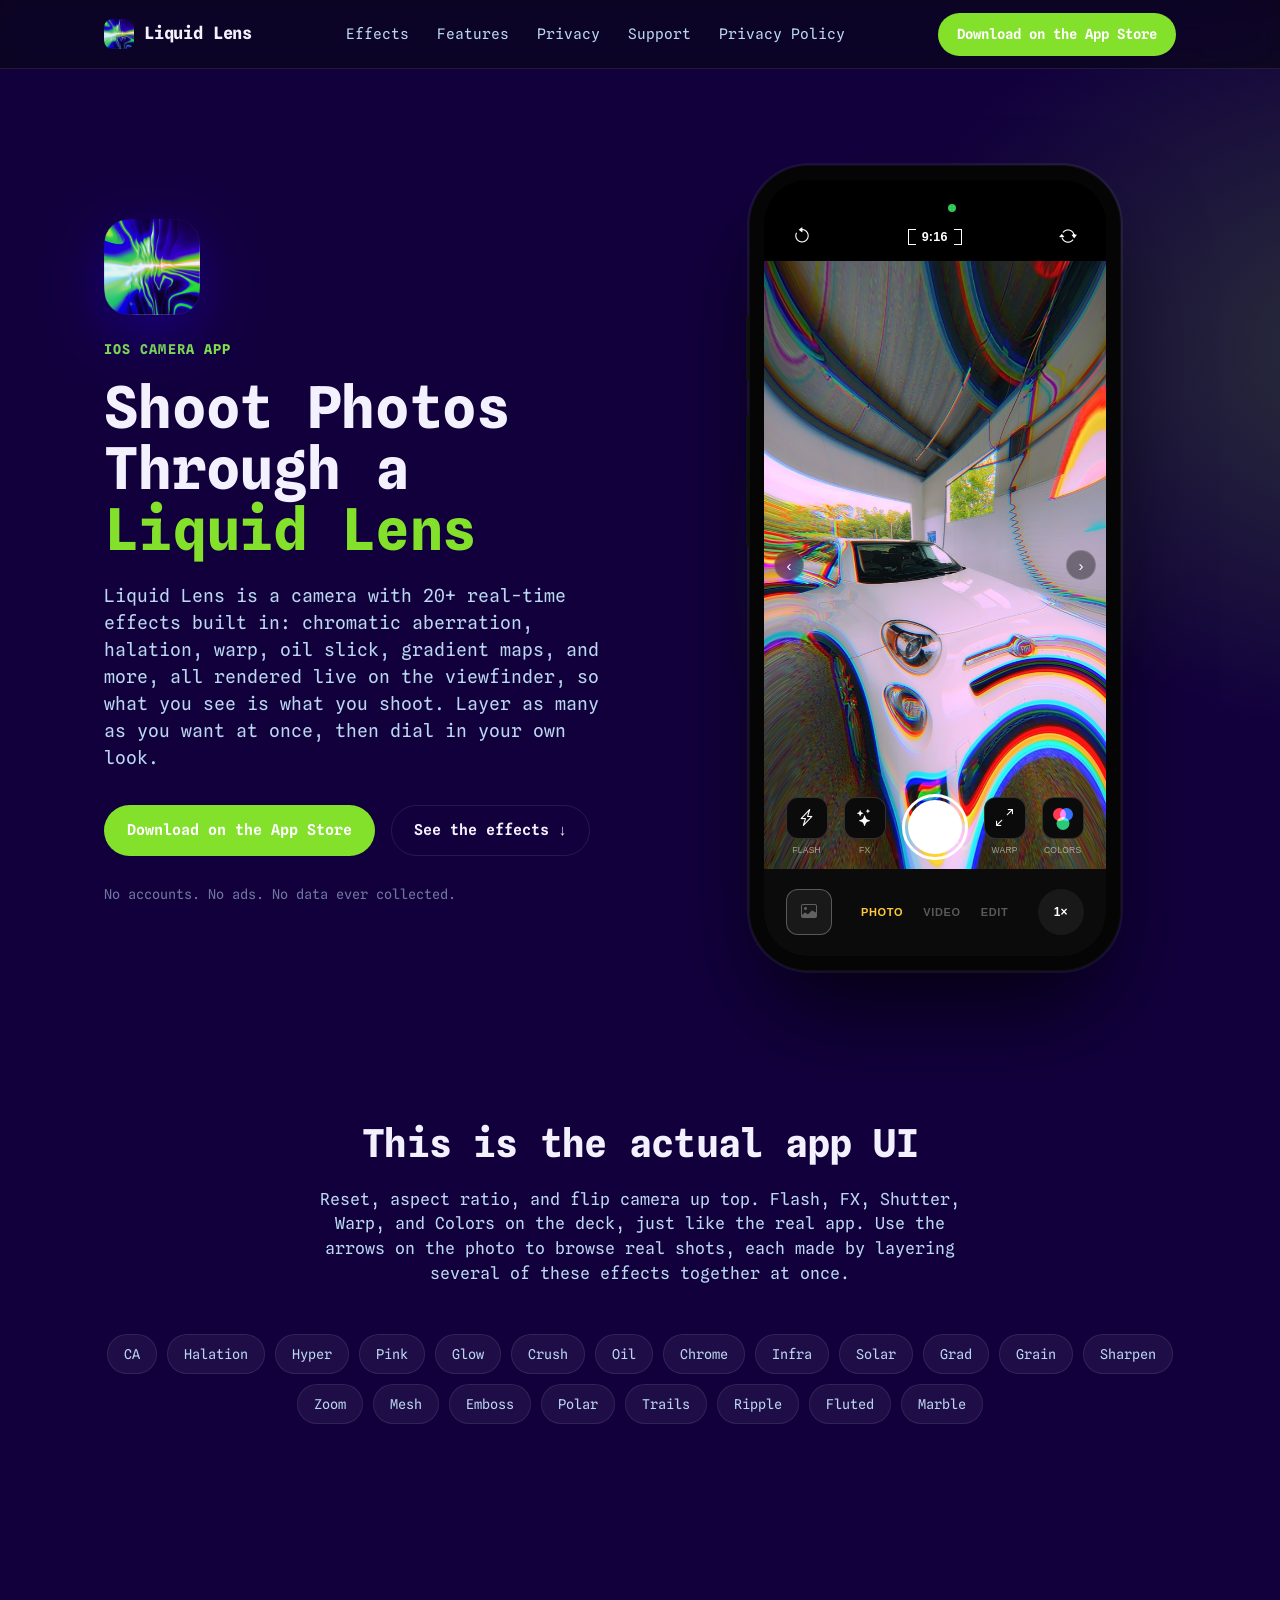
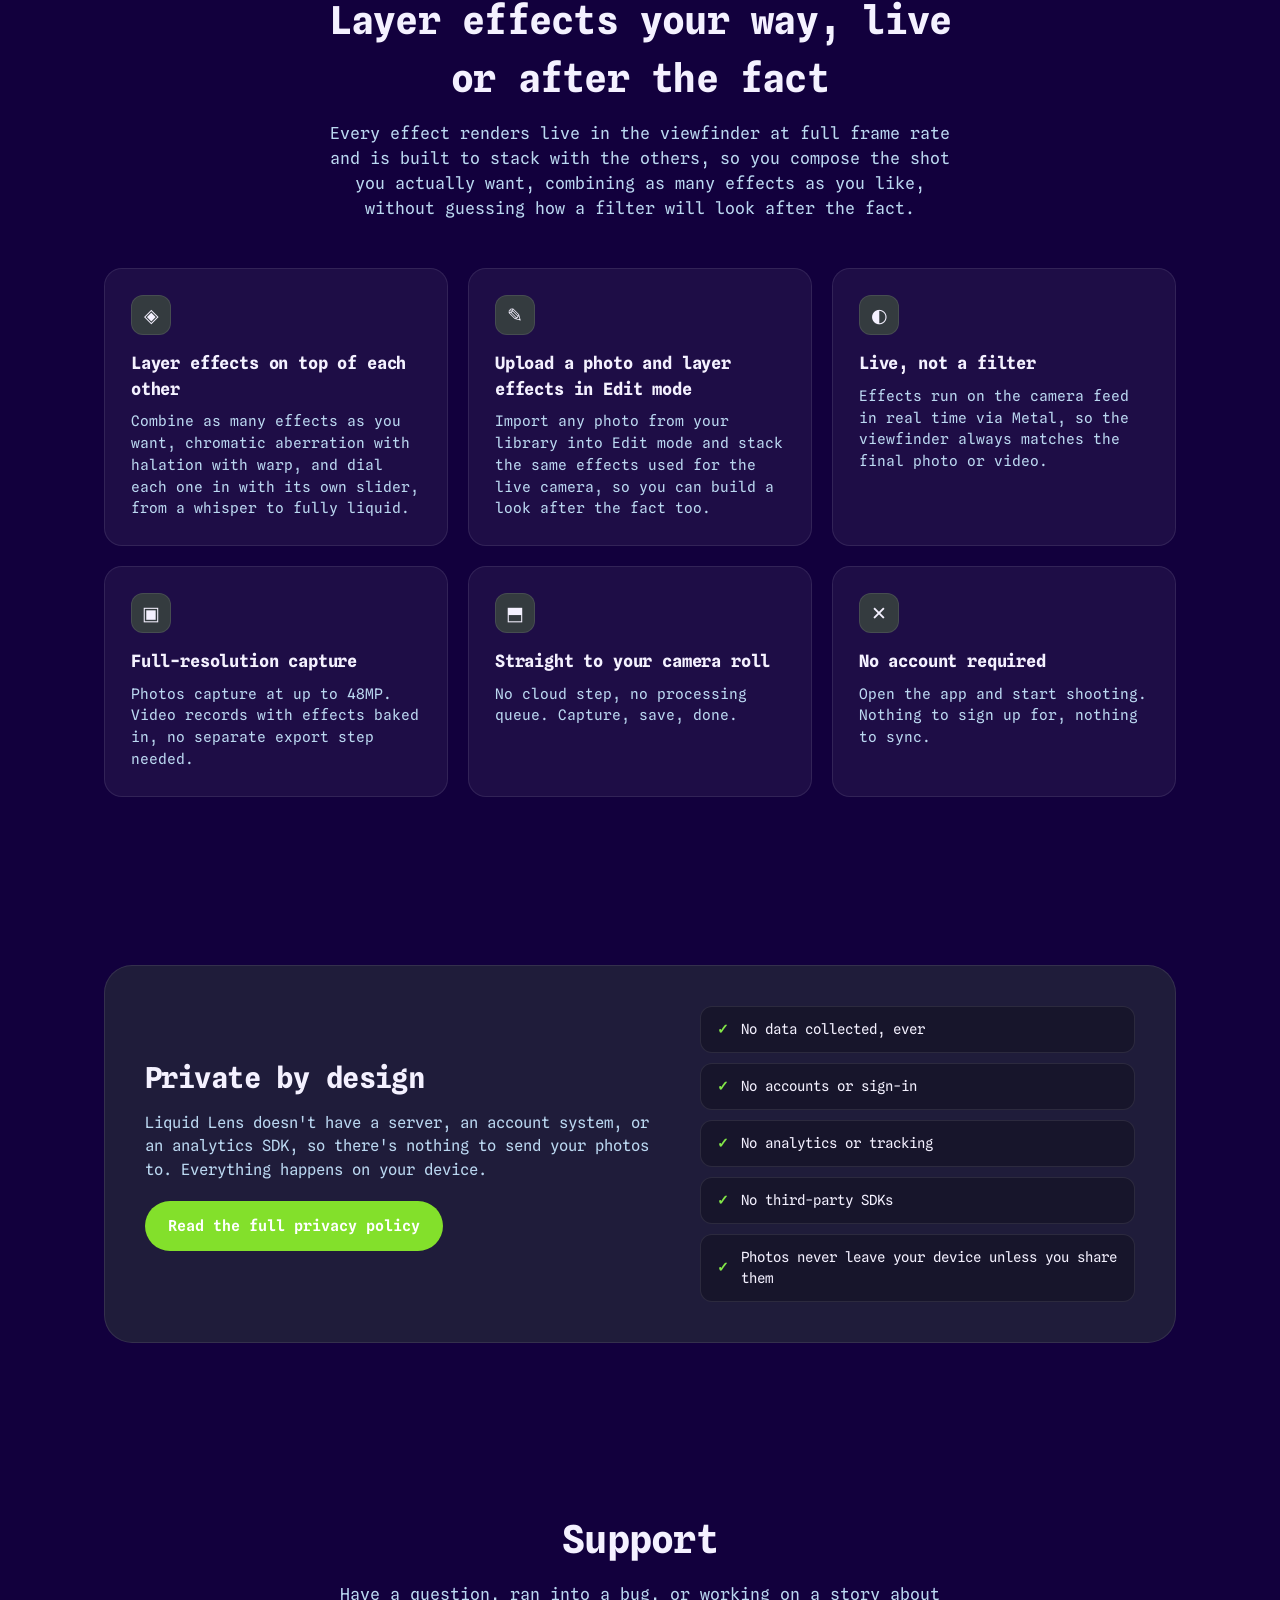
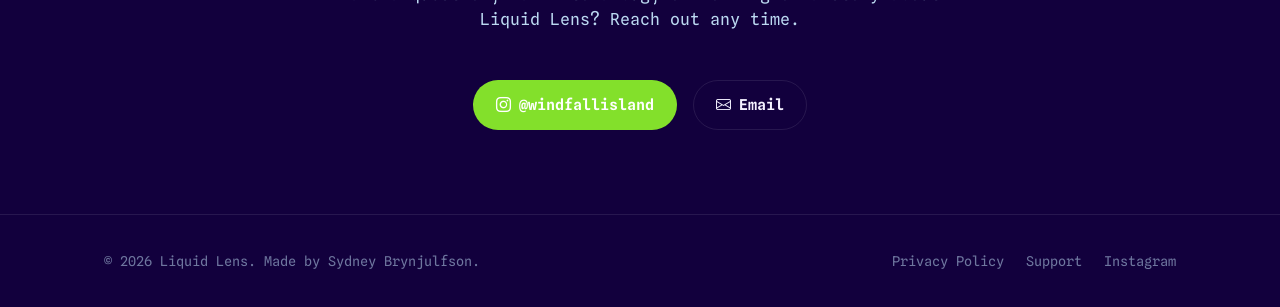
<file: index.html>
<!doctype html>
<html lang="en">
<head>
<!-- Google Tag Manager -->
<script>(function(w,d,s,l,i){w[l]=w[l]||[];w[l].push({'gtm.start':
new Date().getTime(),event:'gtm.js'});var f=d.getElementsByTagName(s)[0],
j=d.createElement(s),dl=l!='dataLayer'?'&l='+l:'';j.async=true;j.src=
'https://www.googletagmanager.com/gtm.js?id='+i+dl;f.parentNode.insertBefore(j,f);
})(window,document,'script','dataLayer','GTM-N8SQ8F23');</script>
<!-- End Google Tag Manager -->
<meta charset="utf-8" />
<meta name="viewport" content="width=device-width, initial-scale=1" />
<title>Liquid Lens: iOS Camera App</title>
<meta name="description" content="Liquid Lens is an iPhone camera app with 20+ real-time lens effects, chromatic aberration, halation, warp, oil slick, gradient maps, and more, that layer on top of each other live on the viewfinder. Upload a photo and stack the same effects in Edit mode." />
<link rel="icon" href="assets/icon.png" />
<link rel="apple-touch-icon" href="assets/icon.png" />
<link rel="preconnect" href="https://fonts.googleapis.com" />
<link rel="preconnect" href="https://fonts.gstatic.com" crossorigin />
<link href="https://fonts.googleapis.com/css2?family=Spline+Sans+Mono:wght@400;500;600;700&display=swap" rel="stylesheet" />
<link rel="stylesheet" href="https://cdn.jsdelivr.net/npm/bootstrap-icons@1.11.3/font/bootstrap-icons.min.css" />
<link rel="stylesheet" href="styles.css?v=9" />
</head>
<body>
<!-- Google Tag Manager (noscript) -->
<noscript><iframe src="https://www.googletagmanager.com/ns.html?id=GTM-N8SQ8F23"
height="0" width="0" style="display:none;visibility:hidden"></iframe></noscript>
<!-- End Google Tag Manager (noscript) -->

<nav class="nav">
  <div class="wrap">
    <a class="brand" href="#top">
      <img src="assets/icon.png" alt="Liquid Lens icon" />
      Liquid Lens
    </a>
    <div class="nav-links">
      <a href="#effects">Effects</a>
      <a href="#features">Features</a>
      <a href="#privacy">Privacy</a>
      <a href="#support">Support</a>
      <a href="privacy.html">Privacy Policy</a>
    </div>
    <a id="appstore-nav" class="btn btn-primary btn-small" href="https://apps.apple.com/us/app/liquid-lens/id6787791838">Download on the App Store</a>
  </div>
</nav>

<header class="hero" id="top">
  <div class="wrap hero-grid">
    <div>
      <img class="hero-icon" src="assets/icon.png" alt="Liquid Lens app icon" />
      <p class="eyebrow">iOS Camera App</p>
      <h1>Shoot Photos Through a <span class="grad">Liquid Lens</span></h1>
      <p class="lede">
        Liquid Lens is a camera with 20+ real-time effects built in:
        chromatic aberration, halation, warp, oil slick, gradient maps,
        and more, all rendered live on the viewfinder, so what you see
        is what you shoot. Layer as many as you want at once, then dial
        in your own look.
      </p>
      <div class="cta-row">
        <a id="appstore-hero" class="btn btn-primary" href="https://apps.apple.com/us/app/liquid-lens/id6787791838">Download on the App Store</a>
        <a class="btn btn-ghost" href="#effects">See the effects ↓</a>
      </div>
      <p class="hero-note">No accounts. No ads. No data ever collected.</p>
    </div>

    <div class="phone-stage">
      <div class="phone-glow"></div>
      <div class="phone">
        <div class="phone-screen">
          <div class="island"></div>
          <span class="status-dot" aria-hidden="true"></span>

          <div class="preview-frame">
            <div class="photo-layer" id="photoLayer">
              <img src="assets/photos/showcase-1.jpg" class="active" alt="Photo shot with Liquid Lens: chromatic aberration and warp on a car wash bay" />
              <img src="assets/photos/showcase-2.jpg" alt="Photo shot with Liquid Lens: roadside ice cream sign with a glitch color effect" />
              <img src="assets/photos/showcase-3.jpg" alt="Photo shot with Liquid Lens: white fence path under a pink sunset sky" />
              <img src="assets/photos/showcase-4.jpg" alt="Photo shot with Liquid Lens: night city street with chromatic aberration" />
              <img src="assets/photos/showcase-5.jpg" alt="Photo shot with Liquid Lens: fisheye warp on a tree against a purple sky" />
              <img src="assets/photos/showcase-6.jpg" alt="Photo shot with Liquid Lens: tree silhouette against an orange sunset" />
              <img src="assets/photos/showcase-7.jpg" alt="Photo shot with Liquid Lens: abstract light burst effect" />
              <img src="assets/photos/showcase-8.jpg" alt="Photo shot with Liquid Lens: neon-lit window blinds" />
              <img src="assets/photos/showcase-9.jpg" alt="Photo shot with Liquid Lens: liquid marble color abstraction" />
            </div>

            <button class="photo-arrow prev" id="prevPhoto" aria-label="Previous photo">‹</button>
            <button class="photo-arrow next" id="nextPhoto" aria-label="Next photo">›</button>
          </div>

          <!-- top bar: reset, aspect ratio, flip camera (decorative, matches the real app's UI) -->
          <div class="ui-top-bar">
            <span class="ui-icon-btn"><i class="bi bi-arrow-counterclockwise"></i></span>
            <span class="aspect-bracket">
              <span class="bracket left"></span><span>9:16</span><span class="bracket right"></span>
            </span>
            <span class="ui-icon-btn"><i class="bi bi-arrow-repeat"></i></span>
          </div>

          <!-- bottom deck: flash / fx / shutter / warp / colors, then thumbnail / mode / lens (decorative) -->
          <div class="ui-bottom-deck">
            <div class="deck-row deck-row-main">
              <span class="tool-square">
                <span class="tool-icon"><i class="bi bi-lightning-charge"></i></span>
                <span class="tool-label">Flash</span>
              </span>
              <span class="tool-square">
                <span class="tool-icon"><i class="bi bi-stars"></i></span>
                <span class="tool-label">FX</span>
              </span>
              <span class="shutter-ring"><span class="shutter-inner"></span></span>
              <span class="tool-square">
                <span class="tool-icon"><i class="bi bi-arrows-angle-expand"></i></span>
                <span class="tool-label">Warp</span>
              </span>
              <span class="tool-square">
                <span class="tool-icon rgb-mark-wrap">
                  <span class="rgb-mark" aria-hidden="true">
                    <span class="dot r"></span><span class="dot b"></span><span class="dot g"></span>
                  </span>
                </span>
                <span class="tool-label">Colors</span>
              </span>
            </div>
            <div class="deck-row deck-row-lower">
              <span class="thumb-btn"><i class="bi bi-image"></i></span>
              <div class="mode-labels">
                <span class="mode-label active">PHOTO</span>
                <span class="mode-label">VIDEO</span>
                <span class="mode-label">EDIT</span>
              </div>
              <span class="lens-btn">1×</span>
            </div>
          </div>
        </div>
      </div>
    </div>
  </div>
</header>

<section id="effects">
  <div class="wrap">
    <div class="section-head">
      <h2>This is the actual app UI</h2>
      <p>
        Reset, aspect ratio, and flip camera up top. Flash, FX, Shutter,
        Warp, and Colors on the deck, just like the real app. Use the
        arrows on the photo to browse real shots, each made by layering
        several of these effects together at once.
      </p>
    </div>
    <div class="effects-list">
      <span class="pill">CA</span>
      <span class="pill">Halation</span>
      <span class="pill">Hyper</span>
      <span class="pill">Pink</span>
      <span class="pill">Glow</span>
      <span class="pill">Crush</span>
      <span class="pill">Oil</span>
      <span class="pill">Chrome</span>
      <span class="pill">Infra</span>
      <span class="pill">Solar</span>
      <span class="pill">Grad</span>
      <span class="pill">Grain</span>
      <span class="pill">Sharpen</span>
      <span class="pill">Zoom</span>
      <span class="pill">Mesh</span>
      <span class="pill">Emboss</span>
      <span class="pill">Polar</span>
      <span class="pill">Trails</span>
      <span class="pill">Ripple</span>
      <span class="pill">Fluted</span>
      <span class="pill">Marble</span>
    </div>
  </div>
</section>

<section id="features">
  <div class="wrap">
    <div class="section-head">
      <h2>Layer effects your way, live or after the fact</h2>
      <p>Every effect renders live in the viewfinder at full frame rate and is built to stack with the others, so you compose the shot you actually want, combining as many effects as you like, without guessing how a filter will look after the fact.</p>
    </div>
    <div class="grid-features">
      <div class="card">
        <div class="icon">◈</div>
        <h3>Layer effects on top of each other</h3>
        <p>Combine as many effects as you want, chromatic aberration with halation with warp, and dial each one in with its own slider, from a whisper to fully liquid.</p>
      </div>
      <div class="card">
        <div class="icon">✎</div>
        <h3>Upload a photo and layer effects in Edit mode</h3>
        <p>Import any photo from your library into Edit mode and stack the same effects used for the live camera, so you can build a look after the fact too.</p>
      </div>
      <div class="card">
        <div class="icon">◐</div>
        <h3>Live, not a filter</h3>
        <p>Effects run on the camera feed in real time via Metal, so the viewfinder always matches the final photo or video.</p>
      </div>
      <div class="card">
        <div class="icon">▣</div>
        <h3>Full-resolution capture</h3>
        <p>Photos capture at up to 48MP. Video records with effects baked in, no separate export step needed.</p>
      </div>
      <div class="card">
        <div class="icon">⬒</div>
        <h3>Straight to your camera roll</h3>
        <p>No cloud step, no processing queue. Capture, save, done.</p>
      </div>
      <div class="card">
        <div class="icon">✕</div>
        <h3>No account required</h3>
        <p>Open the app and start shooting. Nothing to sign up for, nothing to sync.</p>
      </div>
    </div>
  </div>
</section>

<section id="privacy">
  <div class="wrap">
    <div class="privacy-strip">
      <div>
        <h2>Private by design</h2>
        <p>
          Liquid Lens doesn't have a server, an account system, or an
          analytics SDK, so there's nothing to send your photos to.
          Everything happens on your device.
        </p>
        <a class="btn btn-primary" href="privacy.html">Read the full privacy policy</a>
      </div>
      <div class="privacy-facts">
        <div class="privacy-fact"><span class="check">✓</span> No data collected, ever</div>
        <div class="privacy-fact"><span class="check">✓</span> No accounts or sign-in</div>
        <div class="privacy-fact"><span class="check">✓</span> No analytics or tracking</div>
        <div class="privacy-fact"><span class="check">✓</span> No third-party SDKs</div>
        <div class="privacy-fact"><span class="check">✓</span> Photos never leave your device unless you share them</div>
      </div>
    </div>
  </div>
</section>

<section id="support">
  <div class="wrap">
    <div class="section-head">
      <h2>Support</h2>
      <p>Have a question, ran into a bug, or working on a story about Liquid Lens? Reach out any time.</p>
    </div>
    <div class="support-row">
      <a class="btn btn-primary" href="https://www.instagram.com/windfallisland/" target="_blank" rel="noopener">
        <i class="bi bi-instagram"></i> @windfallisland
      </a>
      <a class="btn btn-ghost" href="mailto:sydneybrynjulfson1@gmail.com">
        <i class="bi bi-envelope"></i> Email
      </a>
    </div>
  </div>
</section>

<footer>
  <div class="wrap footer-row">
    <span>© 2026 Liquid Lens. Made by Sydney Brynjulfson.</span>
    <div class="footer-links">
      <a href="privacy.html">Privacy Policy</a>
      <a href="#support">Support</a>
      <a href="https://www.instagram.com/windfallisland/" target="_blank" rel="noopener">Instagram</a>
    </div>
  </div>
</footer>

<script src="script.js?v=4"></script>
</body>
</html>
</file>
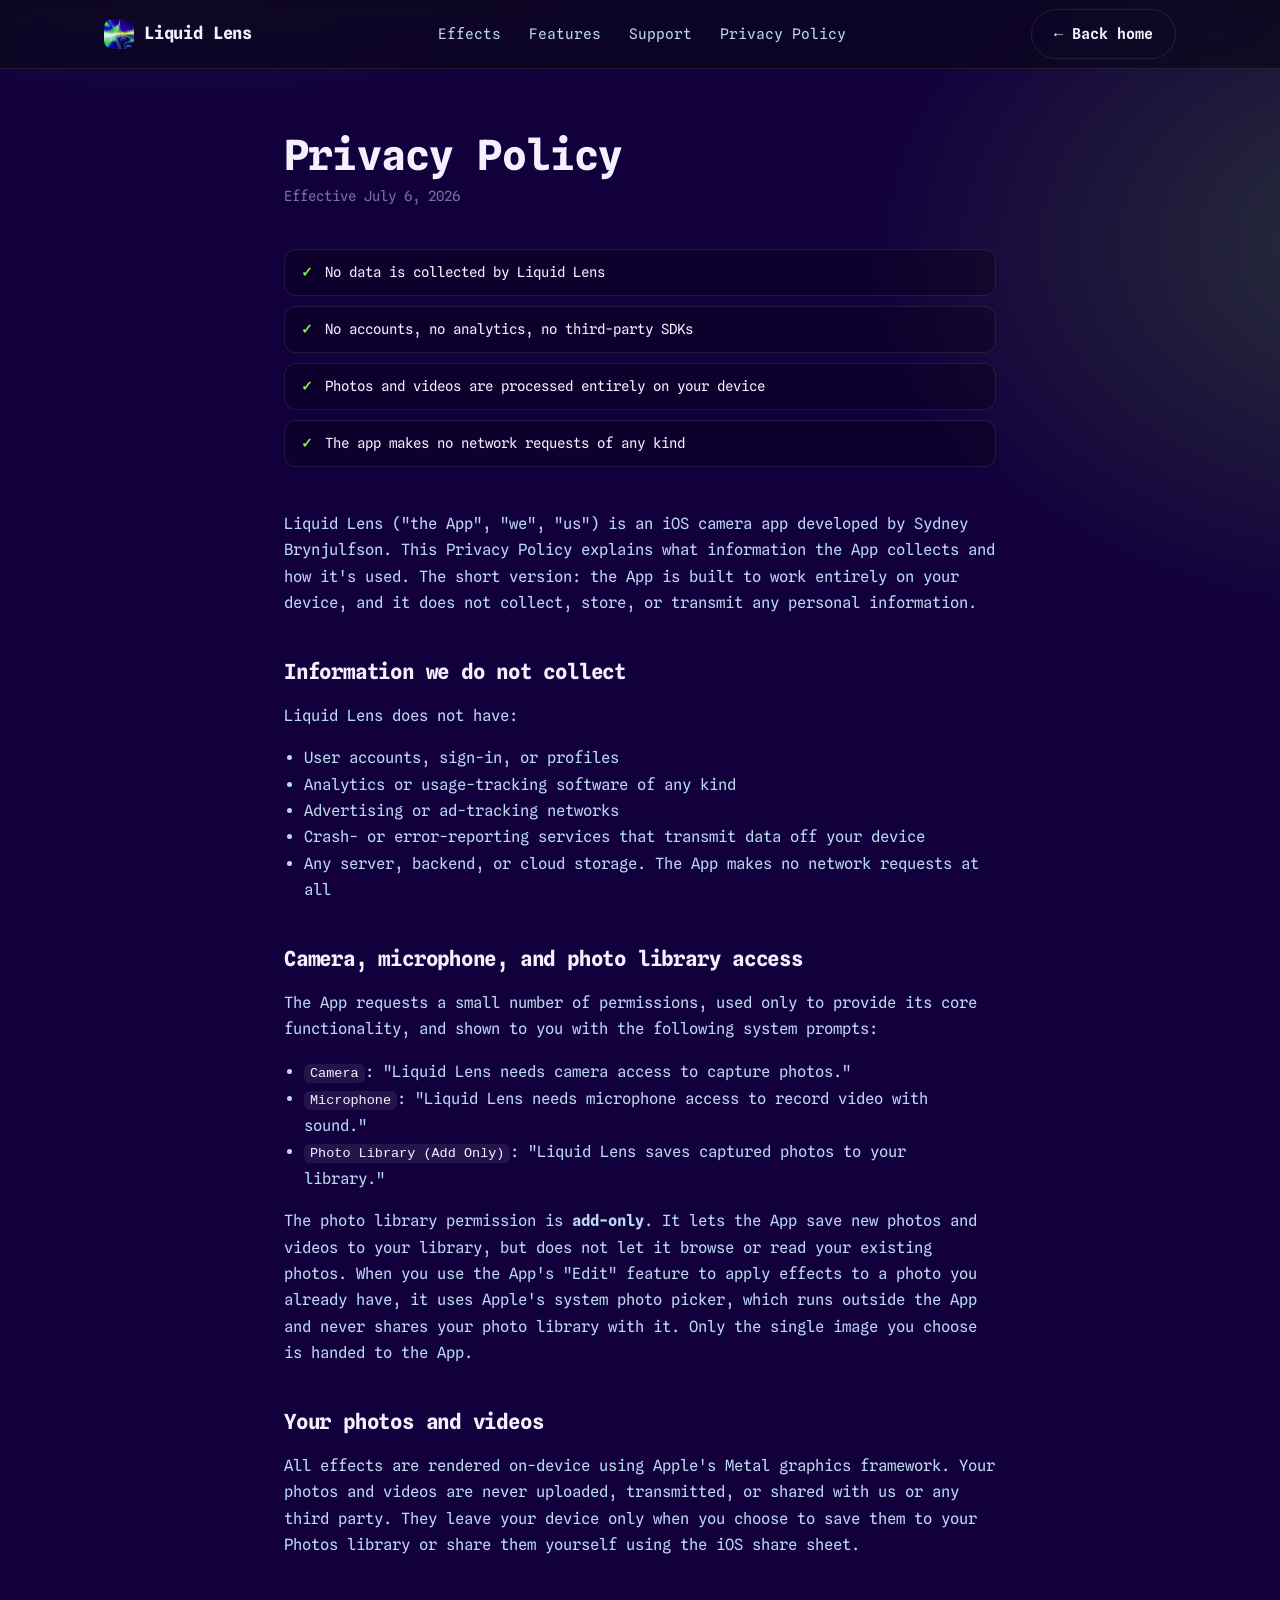
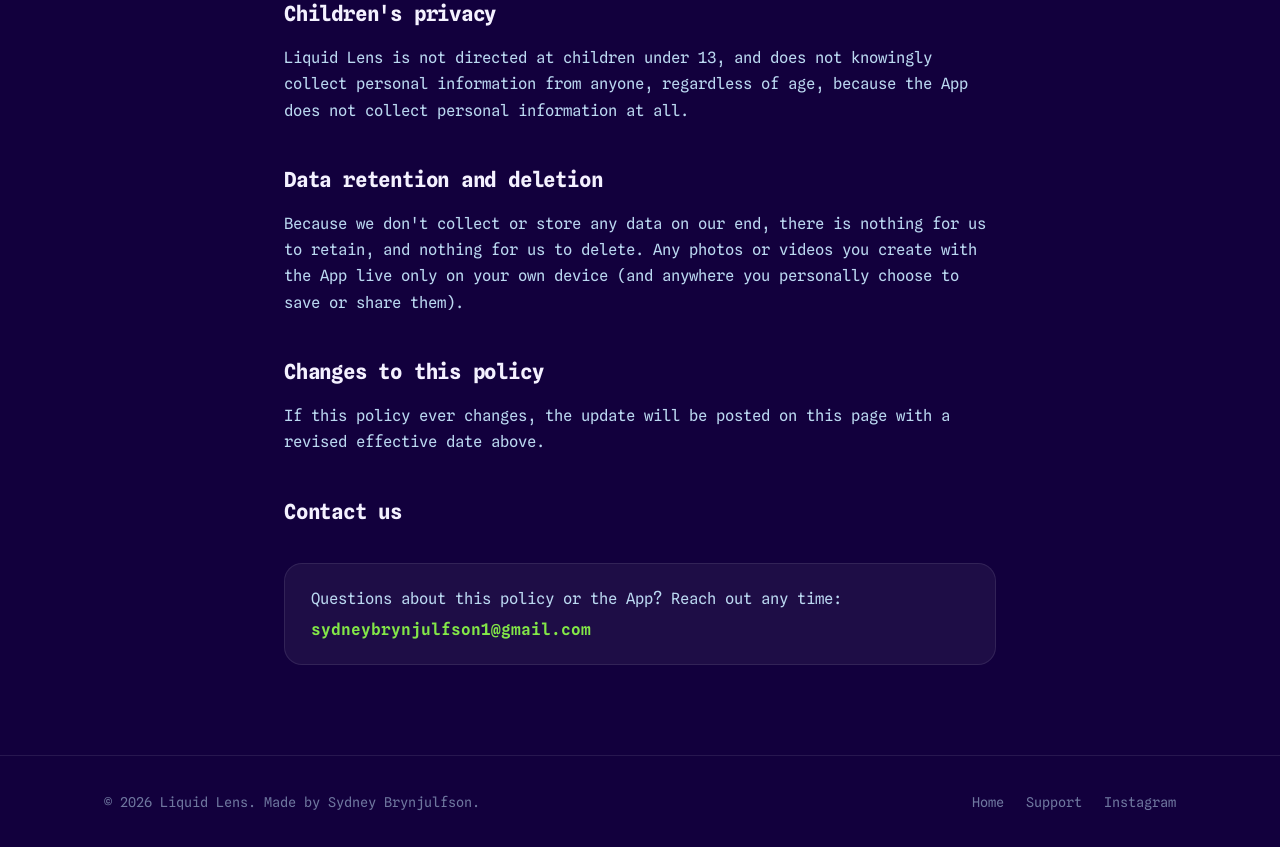
<file: privacy.html>
<!doctype html>
<html lang="en">
<head>
<!-- Google Tag Manager -->
<script>(function(w,d,s,l,i){w[l]=w[l]||[];w[l].push({'gtm.start':
new Date().getTime(),event:'gtm.js'});var f=d.getElementsByTagName(s)[0],
j=d.createElement(s),dl=l!='dataLayer'?'&l='+l:'';j.async=true;j.src=
'https://www.googletagmanager.com/gtm.js?id='+i+dl;f.parentNode.insertBefore(j,f);
})(window,document,'script','dataLayer','GTM-N8SQ8F23');</script>
<!-- End Google Tag Manager -->
<meta charset="utf-8" />
<meta name="viewport" content="width=device-width, initial-scale=1" />
<title>Liquid Lens Privacy Policy</title>
<meta name="description" content="Privacy Policy for the Liquid Lens iOS app. Liquid Lens collects no personal data." />
<link rel="icon" href="assets/icon.png" />
<link rel="apple-touch-icon" href="assets/icon.png" />
<link rel="preconnect" href="https://fonts.googleapis.com" />
<link rel="preconnect" href="https://fonts.gstatic.com" crossorigin />
<link href="https://fonts.googleapis.com/css2?family=Spline+Sans+Mono:wght@400;500;600;700&display=swap" rel="stylesheet" />
<link rel="stylesheet" href="styles.css?v=9" />
</head>
<body>
<!-- Google Tag Manager (noscript) -->
<noscript><iframe src="https://www.googletagmanager.com/ns.html?id=GTM-N8SQ8F23"
height="0" width="0" style="display:none;visibility:hidden"></iframe></noscript>
<!-- End Google Tag Manager (noscript) -->

<nav class="nav">
  <div class="wrap">
    <a class="brand" href="index.html">
      <img src="assets/icon.png" alt="Liquid Lens icon" />
      Liquid Lens
    </a>
    <div class="nav-links">
      <a href="index.html#effects">Effects</a>
      <a href="index.html#features">Features</a>
      <a href="index.html#support">Support</a>
      <a href="privacy.html">Privacy Policy</a>
    </div>
    <a class="btn btn-ghost" href="index.html">← Back home</a>
  </div>
</nav>

<main class="policy">
  <div class="wrap">
    <h1>Privacy Policy</h1>
    <p class="updated">Effective July 6, 2026</p>

    <div class="policy-summary">
      <div class="privacy-fact"><span class="check">✓</span> No data is collected by Liquid Lens</div>
      <div class="privacy-fact"><span class="check">✓</span> No accounts, no analytics, no third-party SDKs</div>
      <div class="privacy-fact"><span class="check">✓</span> Photos and videos are processed entirely on your device</div>
      <div class="privacy-fact"><span class="check">✓</span> The app makes no network requests of any kind</div>
    </div>

    <p>
      Liquid Lens ("the App", "we", "us") is an iOS camera app developed by
      Sydney Brynjulfson. This Privacy Policy explains what information the
      App collects and how it's used. The short version: the App is built to
      work entirely on your device, and it does not collect, store, or
      transmit any personal information.
    </p>

    <h2>Information we do not collect</h2>
    <p>Liquid Lens does not have:</p>
    <ul>
      <li>User accounts, sign-in, or profiles</li>
      <li>Analytics or usage-tracking software of any kind</li>
      <li>Advertising or ad-tracking networks</li>
      <li>Crash- or error-reporting services that transmit data off your device</li>
      <li>Any server, backend, or cloud storage. The App makes no network requests at all</li>
    </ul>

    <h2>Camera, microphone, and photo library access</h2>
    <p>
      The App requests a small number of permissions, used only to provide
      its core functionality, and shown to you with the following system
      prompts:
    </p>
    <ul>
      <li><code>Camera</code>: "Liquid Lens needs camera access to capture photos."</li>
      <li><code>Microphone</code>: "Liquid Lens needs microphone access to record video with sound."</li>
      <li><code>Photo Library (Add Only)</code>: "Liquid Lens saves captured photos to your library."</li>
    </ul>
    <p>
      The photo library permission is <strong>add-only</strong>. It lets the
      App save new photos and videos to your library, but does not let it
      browse or read your existing photos. When you use the App's "Edit"
      feature to apply effects to a photo you already have, it uses Apple's
      system photo picker, which runs outside the App and never shares your
      photo library with it. Only the single image you choose is handed to
      the App.
    </p>

    <h2>Your photos and videos</h2>
    <p>
      All effects are rendered on-device using Apple's Metal graphics
      framework. Your photos and videos are never uploaded, transmitted, or
      shared with us or any third party. They leave your device only when
      you choose to save them to your Photos library or share them yourself
      using the iOS share sheet.
    </p>

    <h2>Children's privacy</h2>
    <p>
      Liquid Lens is not directed at children under 13, and does not
      knowingly collect personal information from anyone, regardless of age,
      because the App does not collect personal information at all.
    </p>

    <h2>Data retention and deletion</h2>
    <p>
      Because we don't collect or store any data on our end, there is
      nothing for us to retain, and nothing for us to delete. Any photos or
      videos you create with the App live only on your own device (and
      anywhere you personally choose to save or share them).
    </p>

    <h2>Changes to this policy</h2>
    <p>
      If this policy ever changes, the update will be posted on this page
      with a revised effective date above.
    </p>

    <h2>Contact us</h2>
    <div class="contact-box">
      <p style="margin:0 0 6px;">
        Questions about this policy or the App? Reach out any time:
      </p>
      <a href="mailto:sydneybrynjulfson1@gmail.com">sydneybrynjulfson1@gmail.com</a>
    </div>
  </div>
</main>

<footer>
  <div class="wrap footer-row">
    <span>© 2026 Liquid Lens. Made by Sydney Brynjulfson.</span>
    <div class="footer-links">
      <a href="index.html">Home</a>
      <a href="index.html#support">Support</a>
      <a href="https://www.instagram.com/windfallisland/" target="_blank" rel="noopener">Instagram</a>
    </div>
  </div>
</footer>

</body>
</html>
</file>
<file: styles.css>
/* Liquid Lens landing page: shared styles */

:root {
  --bg: #12003d;
  --bg-soft: #170047;
  --panel: rgba(255, 255, 255, 0.05);
  --panel-border: rgba(255, 255, 255, 0.09);
  --text: #f4f1ff;
  --text-dim: #bbd8f1;
  --text-dimmer: rgba(187, 216, 241, 0.55);
  --accent-a: #83e748;   /* primary accent (green)         */
  --accent-b: #83e748;   /* primary accent, alias          */
  --accent-flat: #83e02b; /* flat color that replaced the former two-tone gradients */
  --radius-lg: 28px;
  --radius-md: 18px;
  --radius-sm: 12px;
  --max-w: 1120px;

  /* Design tokens lifted from the real app's `enum DC` in ContentView.swift.
     These describe the app's own UI, not the marketing site, so they stay
     separate from the brand palette above. */
  --dc-accent: #ffc93c;
  --dc-chrome: #0b0b0b;
  --dc-line: rgba(255, 255, 255, 0.16);
  --dc-muted: rgba(255, 255, 255, 0.55);
  --dc-faint: rgba(255, 255, 255, 0.32);
}

* { box-sizing: border-box; }

/* The `hidden` attribute must always win over component `display` rules
   below, regardless of selector specificity ties. */
[hidden] { display: none !important; }

html { scroll-behavior: smooth; }

body {
  margin: 0;
  background:
    radial-gradient(1200px 600px at 15% -10%, rgba(131, 224, 43, 0.16), transparent 60%),
    radial-gradient(1000px 700px at 110% 10%, rgba(131, 224, 43, 0.22), transparent 55%),
    var(--bg);
  color: var(--text);
  font-family: "Spline Sans Mono", "SF Mono", "Menlo", ui-monospace, monospace;
  line-height: 1.5;
  -webkit-font-smoothing: antialiased;
}

a { color: inherit; }

.wrap {
  max-width: var(--max-w);
  margin: 0 auto;
  padding: 0 24px;
}

/* ---------- Nav ---------- */

.nav {
  position: sticky;
  top: 0;
  z-index: 50;
  backdrop-filter: blur(16px) saturate(140%);
  -webkit-backdrop-filter: blur(16px) saturate(140%);
  background: rgba(7, 8, 13, 0.6);
  border-bottom: 1px solid var(--panel-border);
}

.nav .wrap {
  display: flex;
  align-items: center;
  justify-content: space-between;
  height: 68px;
}

.brand {
  display: flex;
  align-items: center;
  gap: 10px;
  font-weight: 700;
  font-size: 17px;
  text-decoration: none;
  letter-spacing: -0.01em;
  white-space: nowrap;
}

.brand img {
  width: 30px;
  height: 30px;
  border-radius: 8px;
  display: block;
}

.nav-links {
  display: flex;
  align-items: center;
  gap: 28px;
  font-size: 14.5px;
  color: var(--text-dim);
}

.nav-links a {
  text-decoration: none;
  transition: color 0.15s ease;
}

.nav-links a:hover { color: var(--text); }

/* ---------- Buttons / badges ---------- */

.badge {
  display: inline-flex;
  align-items: center;
  gap: 8px;
  padding: 10px 18px;
  border-radius: 999px;
  font-size: 14px;
  font-weight: 600;
  border: 1px solid var(--panel-border);
  background: var(--panel);
  color: var(--text-dim);
  white-space: nowrap;
}

.badge .dot {
  width: 7px;
  height: 7px;
  border-radius: 50%;
  background: var(--accent-a);
  box-shadow: 0 0 8px var(--accent-a);
}

.btn {
  display: inline-flex;
  align-items: center;
  gap: 8px;
  padding: 13px 22px;
  border-radius: 999px;
  font-weight: 600;
  font-size: 15px;
  text-decoration: none;
  border: 1px solid transparent;
  cursor: pointer;
}

.btn-primary {
  background: var(--accent-flat);
  color: #ffffff;
}

.btn-ghost {
  background: transparent;
  border-color: var(--panel-border);
  color: var(--text);
}

.btn-small {
  padding: 10px 18px;
  font-size: 14px;
}

/* ---------- Hero ---------- */

.hero {
  padding: 76px 0 40px;
}

.hero-grid {
  display: grid;
  grid-template-columns: 1.05fr 0.95fr;
  gap: 56px;
  align-items: center;
}

.hero-icon {
  width: 96px;
  height: 96px;
  display: block;
  margin: 0 0 24px;
  filter: drop-shadow(0 18px 30px rgba(35, 0, 211, 0.45));
}

.eyebrow {
  color: var(--accent-a);
  font-size: 13.5px;
  font-weight: 700;
  letter-spacing: 0.08em;
  text-transform: uppercase;
  margin: 0 0 18px;
}

h1 {
  font-size: clamp(2.4rem, 4.6vw, 3.6rem);
  line-height: 1.06;
  letter-spacing: -0.02em;
  margin: 0 0 22px;
}

h1 .grad {
  color: var(--accent-flat);
}

.lede {
  font-size: 18px;
  color: var(--text-dim);
  max-width: 46ch;
  margin: 0 0 34px;
}

.cta-row {
  display: flex;
  align-items: center;
  gap: 16px;
  flex-wrap: wrap;
  margin-bottom: 28px;
}

.hero-note {
  font-size: 13.5px;
  color: var(--text-dimmer);
}

/* ---------- Phone mockup ----------
   A static recreation of the real app's UI (see ContentView.swift): the
   chrome (top bar, tool squares, bottom deck) is non-interactive artwork,
   not a working control panel. Only the two arrows beside the photo are
   real controls, and they browse real photos shot with the app. */

.phone-stage {
  position: relative;
  display: flex;
  justify-content: center;
  padding: 20px 0;
}

.phone-glow {
  position: absolute;
  inset: -50px;
  background: radial-gradient(closest-side, rgba(131, 224, 43, 0.28), transparent 70%);
  filter: blur(12px);
  z-index: 0;
}

.phone {
  position: relative;
  z-index: 1;
  width: 372px;
  height: 806px;
  background: #050505;
  border-radius: 60px;
  padding: 15px;
  box-shadow:
    0 0 0 2px rgba(255, 255, 255, 0.06),
    0 50px 100px -20px rgba(0, 0, 0, 0.8),
    inset 0 0 0 1px rgba(255, 255, 255, 0.04);
}

.phone::before {
  /* side buttons */
  content: "";
  position: absolute;
  left: -3px;
  top: 150px;
  width: 3px;
  height: 66px;
  background: #111;
  border-radius: 3px 0 0 3px;
  box-shadow: 0 100px 0 #111, 0 166px 0 #111;
}

.phone-screen {
  position: relative;
  width: 100%;
  height: 100%;
  border-radius: 44px;
  overflow: hidden;
  background: #000;
  font-family: -apple-system, BlinkMacSystemFont, "Segoe UI", Roboto, sans-serif;
  user-select: none;
}

.island {
  position: absolute;
  top: 15px;
  left: 50%;
  transform: translateX(-50%);
  width: 100px;
  height: 28px;
  background: #000;
  border-radius: 16px;
  z-index: 6;
}

/* Green "camera active" status dot, just above the top control bar.
   In the real app it sits slightly right of center (edge of the island),
   at ~3.6% of the screen height. */
.status-dot {
  position: absolute;
  top: 3.1%;
  left: 55%;
  transform: translateX(-50%);
  width: 8px;
  height: 8px;
  border-radius: 50%;
  background: #34c759;
  z-index: 6;
}

/* -- camera preview: 9:16 image anchored to the bottom, with a black
   letterbox bar at the top where the reset/aspect/flip controls sit.
   The image extends down behind the bottom shutter row, like the real app. -- */

.preview-frame {
  position: absolute;
  left: 0;
  right: 0;
  /* The photo's top edge sits 10.5% down the screen in the real app —
     everything above it is the black control bar. */
  top: 10.5%;
  aspect-ratio: 9 / 16;
  overflow: hidden;
}

.photo-layer { position: absolute; inset: 0; }

.photo-layer img {
  position: absolute;
  inset: 0;
  width: 100%;
  height: 100%;
  object-fit: cover;
  opacity: 0;
  transition: opacity 0.4s ease;
}

.photo-layer img.active { opacity: 1; }

.photo-arrow {
  position: absolute;
  top: 50%;
  transform: translateY(-50%);
  z-index: 4;
  width: 30px;
  height: 30px;
  border-radius: 50%;
  border: 1px solid rgba(255, 255, 255, 0.18);
  background: rgba(0, 0, 0, 0.38);
  backdrop-filter: blur(6px);
  color: #fff;
  font-size: 15px;
  display: flex;
  align-items: center;
  justify-content: center;
  cursor: pointer;
}

.photo-arrow.prev { left: 10px; }
.photo-arrow.next { right: 10px; }

/* -- top bar: reset · aspect bracket · flip (decorative) -- */

.ui-top-bar {
  position: absolute;
  /* Row center lands at ~7.3% of screen height, matching the app. */
  top: 4.8%;
  left: 0;
  right: 0;
  z-index: 5;
  display: flex;
  align-items: center;
  justify-content: space-between;
  padding: 0 18px;
}

.ui-icon-btn {
  width: 40px;
  height: 40px;
  border-radius: 50%;
  color: #fff;
  font-size: 18px;
  display: flex;
  align-items: center;
  justify-content: center;
}

.aspect-bracket {
  display: flex;
  align-items: center;
  gap: 6px;
  color: #fff;
  font-size: 12.5px;
  font-weight: 700;
  letter-spacing: 0.02em;
  padding: 6px 0;
}

.aspect-bracket .bracket {
  width: 8px;
  height: 16px;
  border: 1.6px solid #fff;
}

.aspect-bracket .bracket.left { border-right: none; }
.aspect-bracket .bracket.right { border-left: none; }

/* -- bottom deck (decorative) -- */

.ui-bottom-deck {
  position: absolute;
  left: 0;
  right: 0;
  bottom: 0;
  z-index: 5;
  /* Transparent so the full-bleed photo shows through behind the shutter
     row, exactly like the real app. Only the lower mode strip gets a solid
     black background (see .deck-row-lower). */
  background: transparent;
}

.deck-row { display: flex; align-items: center; }

.deck-row-main {
  justify-content: space-between;
  padding: 13px 22px 9px;
}

.tool-square {
  display: flex;
  flex-direction: column;
  align-items: center;
  gap: 5px;
}

.tool-square .tool-icon {
  width: 42px;
  height: 42px;
  border-radius: 12px;
  background: var(--dc-chrome);
  border: 1.4px solid var(--dc-line);
  display: flex;
  align-items: center;
  justify-content: center;
  font-size: 17px;
  color: #fff;
}

.tool-square .tool-label {
  font-size: 8.5px;
  font-weight: 500;
  letter-spacing: 0.03em;
  text-transform: uppercase;
  color: var(--dc-muted);
}

.rgb-mark-wrap {
  background: transparent;
  isolation: isolate;
}

.rgb-mark {
  position: relative;
  width: 24px;
  height: 24px;
}

.rgb-mark .dot {
  position: absolute;
  width: 13px;
  height: 13px;
  border-radius: 50%;
  mix-blend-mode: screen;
}

.rgb-mark .dot.r { background: #ff2e4a; top: 2px; left: 2px; }
.rgb-mark .dot.b { background: #2e6bff; top: 2px; right: 2px; }
.rgb-mark .dot.g { background: #1fc871; bottom: 0; left: 50%; transform: translateX(-50%); }

.shutter-ring {
  display: flex;
  align-items: center;
  justify-content: center;
  width: 66px;
  height: 66px;
  border-radius: 50%;
  border: 3px solid #fff;
}

.shutter-inner {
  width: 54px;
  height: 54px;
  border-radius: 50%;
  background: #fff;
}

.deck-row-lower {
  justify-content: space-between;
  /* Tall enough that the strip's top edge meets the 9:16 photo's bottom
     edge — the photo never shows below the mode strip in the real app. */
  padding: 20px 22px 21px;
  background: var(--dc-chrome);
}

.thumb-btn {
  width: 46px;
  height: 46px;
  border-radius: 12px;
  border: 1.4px solid rgba(255, 255, 255, 0.28);
  background-color: rgba(255, 255, 255, 0.06);
  color: var(--dc-faint);
  font-size: 16px;
  display: flex;
  align-items: center;
  justify-content: center;
}

.mode-labels {
  display: flex;
  align-items: center;
  gap: 20px;
}

.mode-label {
  font-size: 11px;
  font-weight: 700;
  letter-spacing: 0.06em;
  color: var(--dc-faint);
}

.mode-label.active { color: var(--dc-accent); }

.lens-btn {
  width: 46px;
  height: 46px;
  border-radius: 50%;
  background: rgba(255, 255, 255, 0.06);
  color: #fff;
  font-size: 12px;
  font-weight: 700;
  display: flex;
  align-items: center;
  justify-content: center;
}

/* ---------- Feature sections ---------- */

section { padding: 84px 0; }

.section-head {
  text-align: center;
  max-width: 640px;
  margin: 0 auto 48px;
}

.section-head h2 {
  font-size: clamp(1.8rem, 3vw, 2.4rem);
  letter-spacing: -0.02em;
  margin: 0 0 14px;
}

.section-head p {
  color: var(--text-dim);
  font-size: 16.5px;
  margin: 0;
}

.grid-features {
  display: grid;
  grid-template-columns: repeat(3, 1fr);
  gap: 20px;
}

.card {
  background: var(--panel);
  border: 1px solid var(--panel-border);
  border-radius: var(--radius-md);
  padding: 26px;
}

.card .icon {
  width: 40px;
  height: 40px;
  border-radius: 12px;
  display: flex;
  align-items: center;
  justify-content: center;
  margin-bottom: 16px;
  font-size: 19px;
  background: rgba(131, 224, 43, 0.22);
  border: 1px solid var(--panel-border);
}

.card h3 {
  margin: 0 0 8px;
  font-size: 17px;
  letter-spacing: -0.01em;
}

.card p {
  margin: 0;
  color: var(--text-dim);
  font-size: 14.5px;
}

.effects-list {
  display: flex;
  flex-wrap: wrap;
  gap: 10px;
  justify-content: center;
}

.effects-list .pill {
  padding: 9px 16px;
  border-radius: 999px;
  border: 1px solid var(--panel-border);
  background: var(--panel);
  font-size: 13.5px;
  color: var(--text-dim);
}

/* ---------- Support ---------- */

.support-row {
  display: flex;
  align-items: center;
  justify-content: center;
  gap: 16px;
  flex-wrap: wrap;
}

/* ---------- Privacy summary strip ---------- */

.privacy-strip {
  border-radius: var(--radius-lg);
  border: 1px solid var(--panel-border);
  background: rgba(131, 224, 43, 0.12);
  padding: 40px;
  display: grid;
  grid-template-columns: 1.2fr 1fr;
  gap: 32px;
  align-items: center;
}

.privacy-strip h2 {
  font-size: 1.8rem;
  margin: 0 0 12px;
  letter-spacing: -0.02em;
}

.privacy-strip p {
  color: var(--text-dim);
  margin: 0 0 20px;
  font-size: 15.5px;
}

.privacy-facts {
  display: grid;
  gap: 10px;
}

.privacy-fact {
  display: flex;
  align-items: center;
  gap: 12px;
  background: rgba(0, 0, 0, 0.25);
  border: 1px solid var(--panel-border);
  border-radius: var(--radius-sm);
  padding: 12px 16px;
  font-size: 14px;
}

.privacy-fact .check {
  color: var(--accent-b);
  font-weight: 800;
}

/* ---------- Footer ---------- */

footer {
  border-top: 1px solid var(--panel-border);
  padding: 36px 0;
}

.footer-row {
  display: flex;
  align-items: center;
  justify-content: space-between;
  flex-wrap: wrap;
  gap: 16px;
  font-size: 13.5px;
  color: var(--text-dimmer);
}

.footer-links {
  display: flex;
  gap: 22px;
}

.footer-links a { text-decoration: none; }
.footer-links a:hover { color: var(--text-dim); }

/* ---------- Privacy policy page ---------- */

.policy {
  padding: 64px 0 90px;
}

.policy .wrap { max-width: 760px; }

.policy h1 {
  font-size: clamp(2rem, 4vw, 2.6rem);
  margin: 0 0 8px;
}

.policy .updated {
  color: var(--text-dimmer);
  font-size: 14px;
  margin: 0 0 40px;
}

.policy-summary {
  display: grid;
  gap: 10px;
  margin-bottom: 44px;
}

.policy h2 {
  font-size: 1.3rem;
  margin: 40px 0 12px;
  letter-spacing: -0.01em;
}

.policy p, .policy li {
  color: var(--text-dim);
  font-size: 15.5px;
  line-height: 1.7;
}

.policy ul { padding-left: 20px; }

.policy code {
  background: rgba(255, 255, 255, 0.08);
  padding: 2px 6px;
  border-radius: 6px;
  font-size: 13.5px;
  color: var(--text);
}

.policy .contact-box {
  margin-top: 36px;
  padding: 22px 26px;
  border-radius: var(--radius-md);
  border: 1px solid var(--panel-border);
  background: var(--panel);
}

.policy .contact-box a {
  color: var(--accent-a);
  text-decoration: none;
  font-weight: 600;
}

/* ---------- Responsive ---------- */

@media (max-width: 880px) {
  .hero-grid { grid-template-columns: 1fr; }
  .phone-stage { margin-top: 12px; }
  .lede { max-width: none; }
  .grid-features { grid-template-columns: 1fr; }
  .privacy-strip { grid-template-columns: 1fr; padding: 28px; }
  .nav-links { display: none; }
}

@media (max-width: 480px) {
  .phone { width: 320px; height: 693px; }
  .deck-row-main { padding-left: 12px; padding-right: 12px; }
  .tool-square .tool-icon { width: 38px; height: 38px; font-size: 15px; }
  .tool-square .tool-label { font-size: 7.5px; }
  .deck-row-lower { padding-left: 16px; padding-right: 16px; }
}

@media (max-width: 380px) {
  .phone { width: 280px; height: 607px; }
}

@media (max-width: 560px) {
  .nav > .wrap > .btn-small { display: none; }
}
</file>
